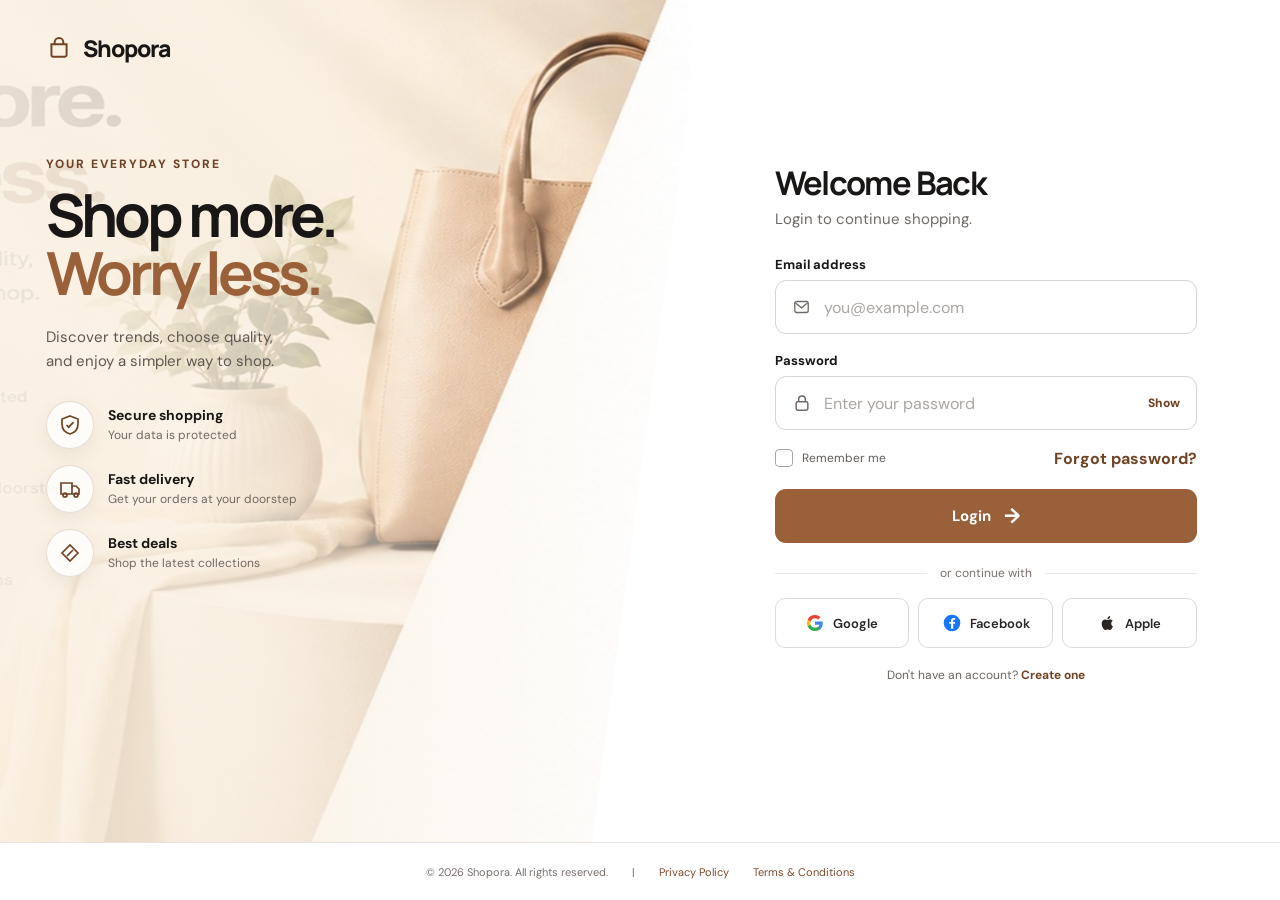
<file: Login&Signup.html>
<!DOCTYPE html>
<html lang="en">
<head>
  <meta charset="UTF-8" />
  <meta name="viewport" content="width=device-width, initial-scale=1.0" />
  <meta name="description" content="Shopora e-commerce login and sign up page." />
  <title>Shopora — Account</title>
  <link rel="preconnect" href="https://fonts.googleapis.com">
  <link rel="preconnect" href="https://fonts.gstatic.com" crossorigin>
  <link href="https://fonts.googleapis.com/css2?family=DM+Sans:wght@400;500;600;700&family=Manrope:wght@500;600;700;800&display=swap" rel="stylesheet">
  <link rel="stylesheet" href="Login&Signup.css" />
</head>
<body>
  <main class="auth-shell">
    <section class="brand-panel" aria-label="Shopora introduction">
      <div class="brand-panel__image"></div>
      <div class="brand-panel__shade"></div>

      <header class="brand-header">
        <a class="brand" href="#" aria-label="Shopora home">
          <span class="brand__icon" aria-hidden="true">
            <svg viewBox="0 0 24 24" fill="none" stroke="currentColor" stroke-width="1.8">
              <path d="M5 8.5h14v10.2A1.8 1.8 0 0 1 17.2 20H6.8A1.8 1.8 0 0 1 5 18.2V8.5Z"/>
              <path d="M8 8.5V6.8a4 4 0 0 1 8 0v1.7"/>
            </svg>
          </span>
          <span>Shopora</span>
        </a>
      </header>

      <div class="brand-copy">
        <p class="eyebrow">YOUR EVERYDAY STORE</p>
        <h1>Shop more.<br><span>Worry less.</span></h1>
        <p class="brand-description">Discover trends, choose quality,<br class="desktop-only" /> and enjoy a simpler way to shop.</p>

        <div class="benefits">
          <article class="benefit">
            <span class="benefit__icon">
              <svg viewBox="0 0 24 24" fill="none" stroke="currentColor" stroke-width="1.7"><path d="M12 3 20 6v5c0 5.2-3.4 8.7-8 10-4.6-1.3-8-4.8-8-10V6l8-3Z"/><path d="m8.5 12 2.2 2.2 4.8-5"/></svg>
            </span>
            <span><strong>Secure shopping</strong><small>Your data is protected</small></span>
          </article>
          <article class="benefit">
            <span class="benefit__icon">
              <svg viewBox="0 0 24 24" fill="none" stroke="currentColor" stroke-width="1.7"><path d="M3 6h11v11H3zM14 9h4l3 3v5h-7z"/><path d="M7 20a2 2 0 1 0 0-4 2 2 0 0 0 0 4ZM18 20a2 2 0 1 0 0-4 2 2 0 0 0 0 4Z"/></svg>
            </span>
            <span><strong>Fast delivery</strong><small>Get your orders at your doorstep</small></span>
          </article>
          <article class="benefit">
            <span class="benefit__icon">
              <svg viewBox="0 0 24 24" fill="none" stroke="currentColor" stroke-width="1.7"><path d="m20 12-8 8-8-8 8-8 8 8Z"/><path d="M9.5 9.5h.01M14.5 14.5h.01"/><path d="m9 15 6-6"/></svg>
            </span>
            <span><strong>Best deals</strong><small>Shop the latest collections</small></span>
          </article>
        </div>
      </div>
    </section>

    <section class="form-panel">
      <div class="form-panel__inner">
        <div class="form-heading">
          <p class="mobile-brand">SHOPORA</p>
          <h2 id="formTitle">Welcome Back</h2>
          <p id="formSubtitle">Login to continue shopping.</p>
        </div>

        <form id="loginForm" class="auth-form is-visible" novalidate>
          <div class="field">
            <label for="loginEmail">Email address</label>
            <div class="input-wrap">
              <span class="input-icon" aria-hidden="true">
                <svg viewBox="0 0 24 24" fill="none" stroke="currentColor" stroke-width="1.7"><rect x="3.5" y="5" width="17" height="14" rx="2.5"/><path d="m4.5 7 7.5 6 7.5-6"/></svg>
              </span>
              <input id="loginEmail" name="email" type="email" autocomplete="email" placeholder="you@example.com" required />
            </div>
            <p class="field-error" id="loginEmailError"></p>
          </div>

          <div class="field">
            <label for="loginPassword">Password</label>
            <div class="input-wrap">
              <span class="input-icon lock-icon" aria-hidden="true">
                <svg viewBox="0 0 24 24" fill="none" stroke="currentColor" stroke-width="1.8"><rect x="5" y="10" width="14" height="10" rx="2"/><path d="M8 10V7a4 4 0 0 1 8 0v3"/></svg>
              </span>
              <input id="loginPassword" name="password" type="password" autocomplete="current-password" placeholder="Enter your password" required minlength="6" />
              <button class="password-toggle" type="button" data-target="loginPassword" aria-label="Show password">Show</button>
            </div>
            <p class="field-error" id="loginPasswordError"></p>
          </div>

          <div class="form-options">
            <label class="check-label"><input id="rememberMe" type="checkbox" /><span class="custom-check"></span>Remember me</label>
            <button type="button" class="text-link" id="forgotPassword">Forgot password?</button>
          </div>

          <button class="primary-btn" type="submit">Login <span aria-hidden="true">→</span></button>
        </form>

        <form id="signupForm" class="auth-form" novalidate>
          <div class="field">
            <label for="signupName">Full name</label>
            <div class="input-wrap">
              <span class="input-icon" aria-hidden="true">
                <svg viewBox="0 0 24 24" fill="none" stroke="currentColor" stroke-width="1.7"><circle cx="12" cy="8" r="3.2"/><path d="M5.5 19c.7-3.4 3.1-5.1 6.5-5.1s5.8 1.7 6.5 5.1"/></svg>
              </span>
              <input id="signupName" name="name" type="text" autocomplete="name" placeholder="Your full name" required minlength="2" />
            </div>
            <p class="field-error" id="signupNameError"></p>
          </div>

          <div class="field">
            <label for="signupEmail">Email address</label>
            <div class="input-wrap">
              <span class="input-icon" aria-hidden="true">
                <svg viewBox="0 0 24 24" fill="none" stroke="currentColor" stroke-width="1.7"><rect x="3.5" y="5" width="17" height="14" rx="2.5"/><path d="m4.5 7 7.5 6 7.5-6"/></svg>
              </span>
              <input id="signupEmail" name="email" type="email" autocomplete="email" placeholder="you@example.com" required />
            </div>
            <p class="field-error" id="signupEmailError"></p>
          </div>

          <div class="field">
            <label for="signupPassword">Password</label>
            <div class="input-wrap">
              <span class="input-icon lock-icon">
                <svg viewBox="0 0 24 24" fill="none" stroke="currentColor" stroke-width="1.8"><rect x="5" y="10" width="14" height="10" rx="2"/><path d="M8 10V7a4 4 0 0 1 8 0v3"/></svg>
              </span>
              <input id="signupPassword" name="password" type="password" autocomplete="new-password" placeholder="Create a password" required minlength="8" />
              <button class="password-toggle" type="button" data-target="signupPassword" aria-label="Show password">Show</button>
            </div>
            <div class="password-strength" aria-hidden="true"><span></span><span></span><span></span><span></span></div>
            <p class="strength-text" id="strengthText"></p>
            <p class="field-error" id="signupPasswordError"></p>
          </div>

          <label class="check-label terms-label"><input id="terms" type="checkbox" required /><span class="custom-check"></span><span>I agree to the <button type="button" class="text-link">Terms &amp; Conditions</button> and Privacy Policy.</span></label>
          <p class="field-error" id="termsError"></p>

          <button class="primary-btn" type="submit">Create account <span aria-hidden="true">→</span></button>
        </form>

        <div class="divider"><span>or continue with</span></div>
        <div class="socials" aria-label="Social sign in options">
          <button type="button" class="social-btn" data-provider="Google">
            <svg class="social-icon" viewBox="0 0 24 24" aria-hidden="true"><path fill="#4285F4" d="M21.35 12.23c0-.7-.06-1.37-.18-2.01H12v3.8h5.24a4.48 4.48 0 0 1-1.95 2.94v2.45h3.15c1.84-1.69 2.91-4.18 2.91-7.18Z"/><path fill="#34A853" d="M12 21.67c2.63 0 4.84-.87 6.45-2.36l-3.15-2.45c-.87.58-1.98.92-3.3.92-2.54 0-4.7-1.72-5.47-4.03H3.27v2.53A9.74 9.74 0 0 0 12 21.67Z"/><path fill="#FBBC05" d="M6.53 13.75a5.86 5.86 0 0 1 0-3.5V7.72H3.27a9.73 9.73 0 0 0 0 8.56l3.26-2.53Z"/><path fill="#EA4335" d="M12 6.22c1.43 0 2.72.49 3.73 1.45l2.8-2.8C16.84 3.28 14.63 2.33 12 2.33a9.74 9.74 0 0 0-8.73 5.39l3.26 2.53C7.3 7.94 9.46 6.22 12 6.22Z"/></svg>
            <span>Google</span>
          </button>
          <button type="button" class="social-btn" data-provider="Facebook">
            <svg class="social-icon" viewBox="0 0 24 24" aria-hidden="true"><circle cx="12" cy="12" r="10" fill="#1877F2"/><path fill="#fff" d="M13.45 19v-6h2.02l.3-2.34h-2.32V9.17c0-.68.19-1.14 1.17-1.14h1.25V5.94c-.22-.03-.99-.09-1.88-.09-1.86 0-3.14 1.14-3.14 3.24v1.57H8.74V13h2.11v6h2.6Z"/></svg>
            <span>Facebook</span>
          </button>
          <button type="button" class="social-btn" data-provider="Apple">
            <svg class="social-icon apple-icon" viewBox="0 0 24 24" aria-hidden="true"><path fill="currentColor" d="M17.05 12.54c-.02-2.12 1.73-3.15 1.81-3.2a3.9 3.9 0 0 0-3.07-1.66c-1.29-.13-2.54.77-3.2.77-.67 0-1.7-.75-2.8-.73-1.43.02-2.74.83-3.47 2.1-1.49 2.58-.38 6.37 1.06 8.46.7 1.02 1.53 2.15 2.62 2.11 1.05-.04 1.45-.68 2.73-.68 1.27 0 1.63.68 2.73.66 1.13-.02 1.84-1.03 2.53-2.06.79-1.15 1.11-2.27 1.13-2.33-.03-.01-2.05-.79-2.07-3.44ZM14.96 6.32c.58-.7.97-1.67.86-2.64-.83.03-1.83.55-2.43 1.24-.53.61-.99 1.6-.87 2.54.93.07 1.86-.47 2.44-1.14Z"/></svg>
            <span>Apple</span>
          </button>
        </div>

        <p class="switch-prompt" id="switchPrompt">Don't have an account? <button type="button" class="text-link" id="switchLink" data-switch="signup">Create one</button></p>
      </div>
    </section>
  </main>

  <footer class="site-footer">© 2026 Shopora. All rights reserved. <span>|</span> <a href="#">Privacy Policy</a> <a href="#">Terms &amp; Conditions</a></footer>
  <div class="toast" id="toast" role="status" aria-live="polite"></div>
  <script src="Login&Signup.js"></script>
</body>
</html>
</file>
<file: Login&Signup.css>
:root {
  --brown: #9a6039;
  --brown-dark: #714326;
  --brown-deep: #4f2d1b;
  --cream: #f7efe3;
  --ink: #191716;
  --muted: #706a66;
  --line: #ded9d5;
  --soft-line: #ebe7e4;
  --white: #fff;
  --danger: #b84236;
  --success: #467653;
  --shadow: 0 18px 50px rgba(67, 39, 21, .08);
}

* { box-sizing: border-box; }
html { min-height: 100%; }
body {
  margin: 0;
  min-height: 100vh;
  min-height: 100dvh;
  overflow: hidden;
  font-family: "DM Sans", system-ui, -apple-system, BlinkMacSystemFont, "Segoe UI", sans-serif;
  color: var(--ink);
  background: #fff;
  -webkit-font-smoothing: antialiased;
  text-rendering: optimizeLegibility;
}
button, input { font: inherit; }
button { cursor: pointer; }
a { color: inherit; }

.auth-shell {
  height: calc(100dvh - 58px);
  min-height: 600px;
  display: grid;
  grid-template-columns: 54% 46%;
  overflow: hidden;
  background: var(--white);
}

/* LEFT / BRAND PANEL */
.brand-panel {
  position: relative;
  min-width: 0;
  overflow: hidden;
  isolation: isolate;
}
.brand-panel__image {
  position: absolute;
  inset: 0;
  z-index: -3;
  background: url("hero.jpg") center center / cover no-repeat;
  transform: scale(1.01);
}
.brand-panel__shade {
  position: absolute;
  inset: 0;
  z-index: -2;
  background: linear-gradient(90deg, rgba(250,242,229,.90) 0%, rgba(250,242,229,.79) 42%, rgba(250,242,229,.34) 73%, rgba(250,242,229,0) 100%);
}
.brand-panel::after {
  content: "";
  position: absolute;
  z-index: -1;
  top: -4%;
  right: -14%;
  width: 29%;
  height: 108%;
  background: #fff;
  clip-path: polygon(60% 0, 100% 0, 100% 100%, 0 100%);
}

.brand-header { padding: 32px 46px 0; }
.brand {
  display: inline-flex;
  align-items: center;
  gap: 11px;
  text-decoration: none;
  font-family: Manrope, sans-serif;
  font-size: 23px;
  font-weight: 800;
  letter-spacing: -.045em;
}
.brand__icon {
  width: 26px;
  height: 26px;
  display: inline-grid;
  place-items: center;
  color: var(--brown-dark);
}
.brand__icon svg { width: 26px; height: 26px; }

.brand-copy {
  position: relative;
  z-index: 2;
  max-width: 610px;
  padding: clamp(70px, 10vh, 118px) 46px 30px;
}
.eyebrow {
  margin: 0 0 14px;
  color: var(--brown-dark);
  font-size: 12px;
  font-weight: 800;
  letter-spacing: .16em;
}
h1 {
  margin: 0;
  font-family: Manrope, sans-serif;
  font-size: clamp(46px, 4.65vw, 68px);
  line-height: .98;
  letter-spacing: -.068em;
}
h1 span { color: var(--brown); }
.brand-description {
  margin: 22px 0 28px;
  color: #5f5751;
  font-size: 15px;
  line-height: 1.6;
}
.benefits { display: grid; gap: 16px; }
.benefit { display: flex; align-items: center; gap: 14px; }
.benefit__icon {
  width: 48px;
  height: 48px;
  flex: 0 0 48px;
  display: grid;
  place-items: center;
  border: 1px solid rgba(108,72,48,.17);
  border-radius: 50%;
  background: rgba(255,255,255,.78);
  box-shadow: 0 7px 18px rgba(91,59,36,.08);
  color: var(--brown-dark);
}
.benefit__icon svg { width: 24px; height: 24px; }
.benefit strong, .benefit small { display: block; }
.benefit strong { margin-bottom: 3px; font-size: 14px; }
.benefit small { color: #706862; font-size: 12px; line-height: 1.4; }

/* RIGHT / FORM PANEL */
.form-panel {
  min-width: 0;
  position: relative;
  display: flex;
  align-items: center;
  justify-content: center;
  background: #fff;
  overflow: hidden;
}
.form-panel.is-switching-login { animation: panelFromBottom .42s cubic-bezier(.22,.8,.28,1) both; }
.form-panel.is-switching-signup { animation: panelFromRight .42s cubic-bezier(.22,.8,.28,1) both; }
@keyframes panelFromBottom {
  from { opacity: .25; transform: translateY(100%); }
  to { opacity: 1; transform: translateY(0); }
}
@keyframes panelFromRight {
  from { opacity: .25; transform: translateX(100%); }
  to { opacity: 1; transform: translateX(0); }
}
.form-panel__inner {
  width: min(510px, 100%);
  padding: 30px 44px 24px;
}
.auth-switch {
  width: 232px;
  height: 48px;
  display: grid;
  grid-template-columns: 1fr 1fr;
  margin: 0 0 30px;
  border: 1px solid #d8d3cf;
  border-radius: 25px;
  overflow: hidden;
  background: #fff;
}
.switch-btn {
  border: 0;
  background: #fff;
  color: #2a2725;
  font-size: 15px;
  font-weight: 700;
  transition: background .2s ease, color .2s ease, box-shadow .2s ease;
}
.switch-btn.is-active { background: var(--brown); color: #fff; }
.switch-btn:hover:not(.is-active) { background: #faf7f4; }
.switch-btn:focus-visible,
.social-btn:focus-visible,
.primary-btn:focus-visible,
.password-toggle:focus-visible,
.text-link:focus-visible { outline: 3px solid rgba(154,96,57,.20); outline-offset: 2px; }

.form-heading h2 {
  margin: 0;
  font-family: Manrope, sans-serif;
  font-size: clamp(30px, 2.55vw, 36px);
  line-height: 1.08;
  letter-spacing: -.05em;
}
.form-heading p:not(.mobile-brand) {
  margin: 9px 0 27px;
  color: var(--muted);
  font-size: 15px;
}
.mobile-brand { display: none; }

.auth-form { display: none; }
.auth-form.is-visible { display: block; animation: formIn .24s ease both; }
@keyframes formIn { from { opacity: 0; transform: translateY(5px); } to { opacity: 1; transform: translateY(0); } }

.field { margin-bottom: 18px; }
.field label {
  display: block;
  margin-bottom: 7px;
  font-size: 13px;
  font-weight: 700;
}
.input-wrap { position: relative; }
.input-wrap input {
  width: 100%;
  height: 54px;
  padding: 0 48px 0 48px;
  border: 1px solid #d9d5d2;
  border-radius: 11px;
  outline: none;
  background: #fff;
  color: var(--ink);
  transition: border-color .18s ease, box-shadow .18s ease, background .18s ease;
}
.input-wrap input::placeholder { color: #aaa6a3; }
.input-wrap input:focus {
  border-color: var(--brown);
  box-shadow: 0 0 0 3px rgba(154,96,57,.10);
}
.input-wrap.has-error input { border-color: var(--danger); box-shadow: 0 0 0 3px rgba(184,66,54,.08); }
.input-icon {
  position: absolute;
  left: 17px;
  top: 50%;
  transform: translateY(-50%);
  display: grid;
  place-items: center;
  width: 19px;
  height: 19px;
  color: #716b67;
  pointer-events: none;
}
.input-icon svg { width: 19px; height: 19px; }
.lock-icon svg { width: 20px; height: 20px; }
.password-toggle {
  position: absolute;
  right: 12px;
  top: 50%;
  transform: translateY(-50%);
  padding: 5px;
  border: 0;
  background: transparent;
  color: var(--brown-dark);
  font-size: 12px;
  font-weight: 800;
}
.field-error { min-height: 0; margin: 5px 0 0; color: var(--danger); font-size: 11px; line-height: 1.3; }

.form-options {
  display: flex;
  align-items: center;
  justify-content: space-between;
  gap: 12px;
  margin: 0 0 20px;
}
.check-label {
  display: inline-flex;
  align-items: flex-start;
  gap: 9px;
  color: #625d59;
  font-size: 12px;
  line-height: 1.4;
  cursor: pointer;
}
.check-label input { position: absolute; opacity: 0; pointer-events: none; }
.custom-check {
  width: 18px;
  height: 18px;
  flex: 0 0 18px;
  margin-top: -1px;
  position: relative;
  border: 1px solid #aaa5a1;
  border-radius: 4px;
  background: #fff;
  transition: .18s ease;
}
.check-label input:focus-visible + .custom-check { outline: 3px solid rgba(154,96,57,.18); outline-offset: 2px; }
.check-label input:checked + .custom-check { background: var(--brown); border-color: var(--brown); }
.check-label input:checked + .custom-check::after {
  content: "✓";
  position: absolute;
  inset: 0;
  display: grid;
  place-items: center;
  color: #fff;
  font-size: 12px;
  font-weight: 900;
}
.text-link {
  padding: 0;
  border: 0;
  background: transparent;
  color: var(--brown-dark);
  font-weight: 700;
  text-decoration: none;
}
.text-link:hover { text-decoration: underline; }
.primary-btn {
  width: 100%;
  height: 54px;
  display: flex;
  align-items: center;
  justify-content: center;
  gap: 13px;
  border: 0;
  border-radius: 11px;
  background: var(--brown);
  color: #fff;
  font-size: 15px;
  font-weight: 700;
  transition: transform .18s ease, background .18s ease, box-shadow .18s ease;
}
.primary-btn:hover { background: var(--brown-dark); transform: translateY(-1px); box-shadow: 0 9px 20px rgba(112,65,37,.16); }
.primary-btn:active { transform: translateY(0); }
.primary-btn span { font-size: 21px; line-height: 1; }

.divider {
  display: flex;
  align-items: center;
  gap: 13px;
  margin: 22px 0 17px;
  color: #77716d;
  font-size: 12px;
}
.divider::before, .divider::after { content: ""; flex: 1; height: 1px; background: var(--soft-line); }
.socials { display: grid; grid-template-columns: repeat(3, 1fr); gap: 9px; }
.social-btn {
  height: 50px;
  display: flex;
  align-items: center;
  justify-content: center;
  gap: 8px;
  border: 1px solid #dedad7;
  border-radius: 10px;
  background: #fff;
  color: #292624;
  font-size: 13px;
  font-weight: 600;
  transition: transform .18s ease, background .18s ease, border-color .18s ease, box-shadow .18s ease;
}
.social-btn:hover { background: #fbf9f7; border-color: #cec8c3; transform: translateY(-1px); box-shadow: 0 6px 15px rgba(35,25,18,.06); }
.social-icon { width: 20px; height: 20px; display: block; flex: 0 0 20px; }
.apple-icon { width: 18px; height: 20px; }
.switch-prompt { margin: 19px 0 0; text-align: center; color: #6a6460; font-size: 12px; }

.password-strength { display: grid; grid-template-columns: repeat(4, 1fr); gap: 4px; margin-top: 7px; }
.password-strength span { height: 3px; border-radius: 4px; background: #e6e2df; transition: background .2s ease; }
.password-strength[data-level="1"] span:nth-child(1),
.password-strength[data-level="2"] span:nth-child(-n+2),
.password-strength[data-level="3"] span:nth-child(-n+3),
.password-strength[data-level="4"] span { background: var(--brown); }
.strength-text { min-height: 13px; margin: 4px 0 0; color: #77716e; font-size: 10px; }
.terms-label { margin: 0 0 1px; }

.site-footer {
  height: 58px;
  display: flex;
  align-items: center;
  justify-content: center;
  gap: 24px;
  border-top: 1px solid #e7e3e0;
  background: #fff;
  color: #77716e;
  font-size: 11px;
}
.site-footer a { color: #7b4b2e; text-decoration: none; }
.site-footer a:hover { text-decoration: underline; }
.toast {
  position: fixed;
  right: 20px;
  bottom: 20px;
  z-index: 50;
  max-width: min(360px, calc(100vw - 40px));
  padding: 12px 15px;
  border: 1px solid rgba(255,255,255,.12);
  border-radius: 10px;
  background: #24201e;
  color: #fff;
  font-size: 12px;
  line-height: 1.45;
  box-shadow: 0 14px 38px rgba(0,0,0,.20);
  transform: translateY(20px);
  opacity: 0;
  pointer-events: none;
  transition: .22s ease;
}
.toast.show { transform: translateY(0); opacity: 1; }

/* Short desktop screens: keep the whole login experience inside one viewport. */
@media (max-height: 760px) and (min-width: 761px) {
  .auth-shell { height: calc(100dvh - 50px); min-height: 560px; }
  .site-footer { height: 50px; }
  .brand-header { padding-top: 24px; }
  .brand-copy { padding-top: 54px; }
  .brand-description { margin: 17px 0 20px; }
  .benefits { gap: 11px; }
  .benefit__icon { width: 42px; height: 42px; flex-basis: 42px; }
  .benefit__icon svg { width: 21px; height: 21px; }
  .form-panel__inner { padding-top: 20px; padding-bottom: 16px; }
  .auth-switch { height: 44px; margin-bottom: 20px; }
  .form-heading p:not(.mobile-brand) { margin-bottom: 18px; }
  .field { margin-bottom: 13px; }
  .input-wrap input { height: 48px; }
  .primary-btn { height: 49px; }
  .divider { margin: 16px 0 12px; }
  .social-btn { height: 45px; }
  .switch-prompt { margin-top: 13px; }
}

@media (max-width: 1100px) and (min-width: 761px) {
  .auth-shell { grid-template-columns: 48% 52%; }
  .brand-header { padding-left: 32px; }
  .brand-copy { padding-left: 32px; padding-right: 30px; }
  .brand-panel::after { right: -24%; width: 34%; }
  .form-panel__inner { padding-left: 34px; padding-right: 34px; }
}

/* Mobile: the page becomes a clean vertical experience. */
@media (max-width: 760px) {
  body { overflow: auto; }
  .auth-shell {
    height: auto;
    min-height: 0;
    display: block;
  }
  .brand-panel { height: 315px; min-height: 0; }
  .brand-panel::after { display: none; }
  .brand-panel__shade { background: linear-gradient(180deg, rgba(250,242,229,.73), rgba(250,242,229,.86)); }
  .brand-header { padding: 23px 24px 0; }
  .brand { font-size: 21px; }
  .brand-copy { padding: 40px 24px 28px; max-width: 520px; }
  .brand-copy h1 { font-size: 42px; }
  .brand-description { margin: 13px 0 0; font-size: 14px; }
  .benefits { display: none; }
  .desktop-only { display: none; }
  .form-panel { display: block; overflow: visible; }
  .form-panel__inner { width: 100%; padding: 30px 24px 42px; }
  .auth-switch { margin: 0 auto 27px; }
  .mobile-brand { display: block; margin: 0 0 7px; color: var(--brown-dark); font-size: 10px; letter-spacing: .18em; font-weight: 800; }
  .form-heading h2 { font-size: 31px; }
  .form-heading p:not(.mobile-brand) { margin-bottom: 26px; }
  .site-footer { height: auto; min-height: 58px; padding: 17px 20px; flex-wrap: wrap; gap: 9px 18px; text-align: center; }
}

@media (max-width: 430px) {
  .brand-panel { height: 286px; }
  .brand-copy { padding-top: 32px; }
  .brand-copy h1 { font-size: 37px; }
  .socials { grid-template-columns: 1fr; }
  .social-btn { height: 48px; }
  .form-options { align-items: flex-start; }
}
</file>
